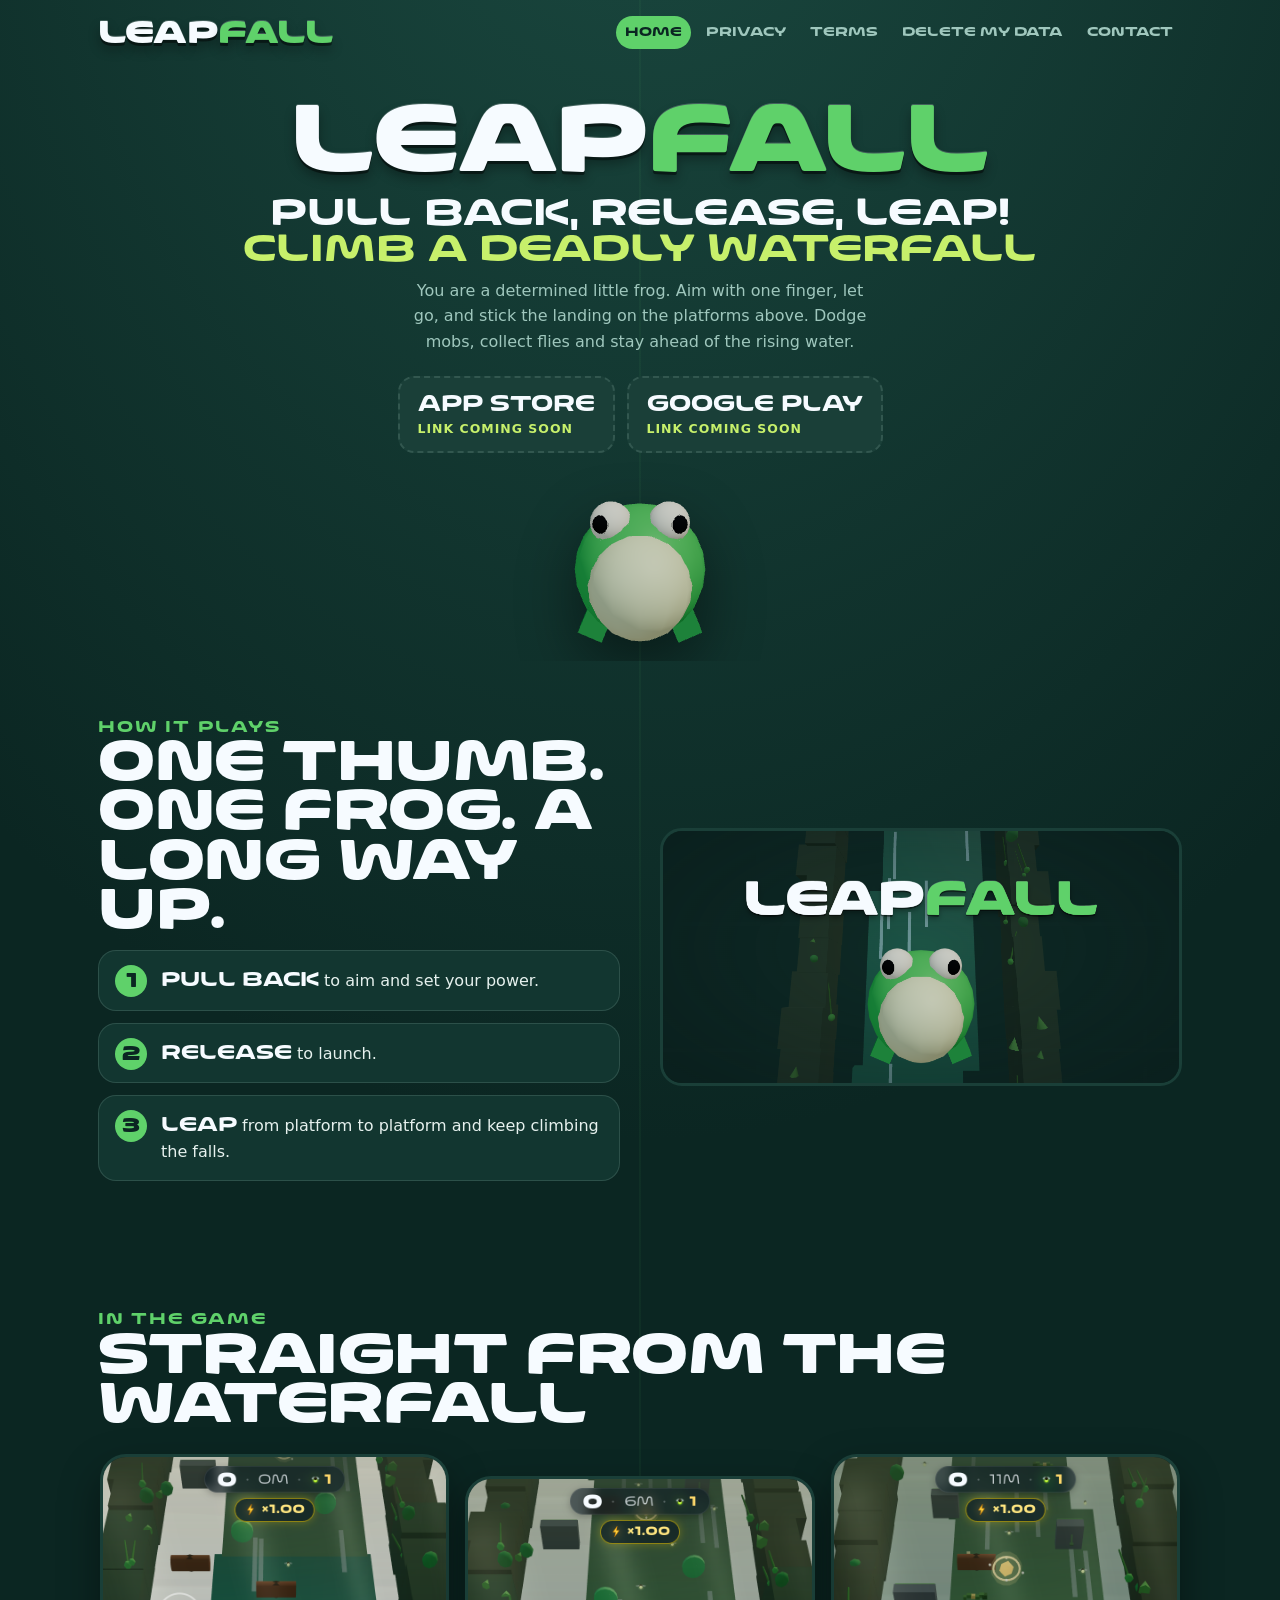
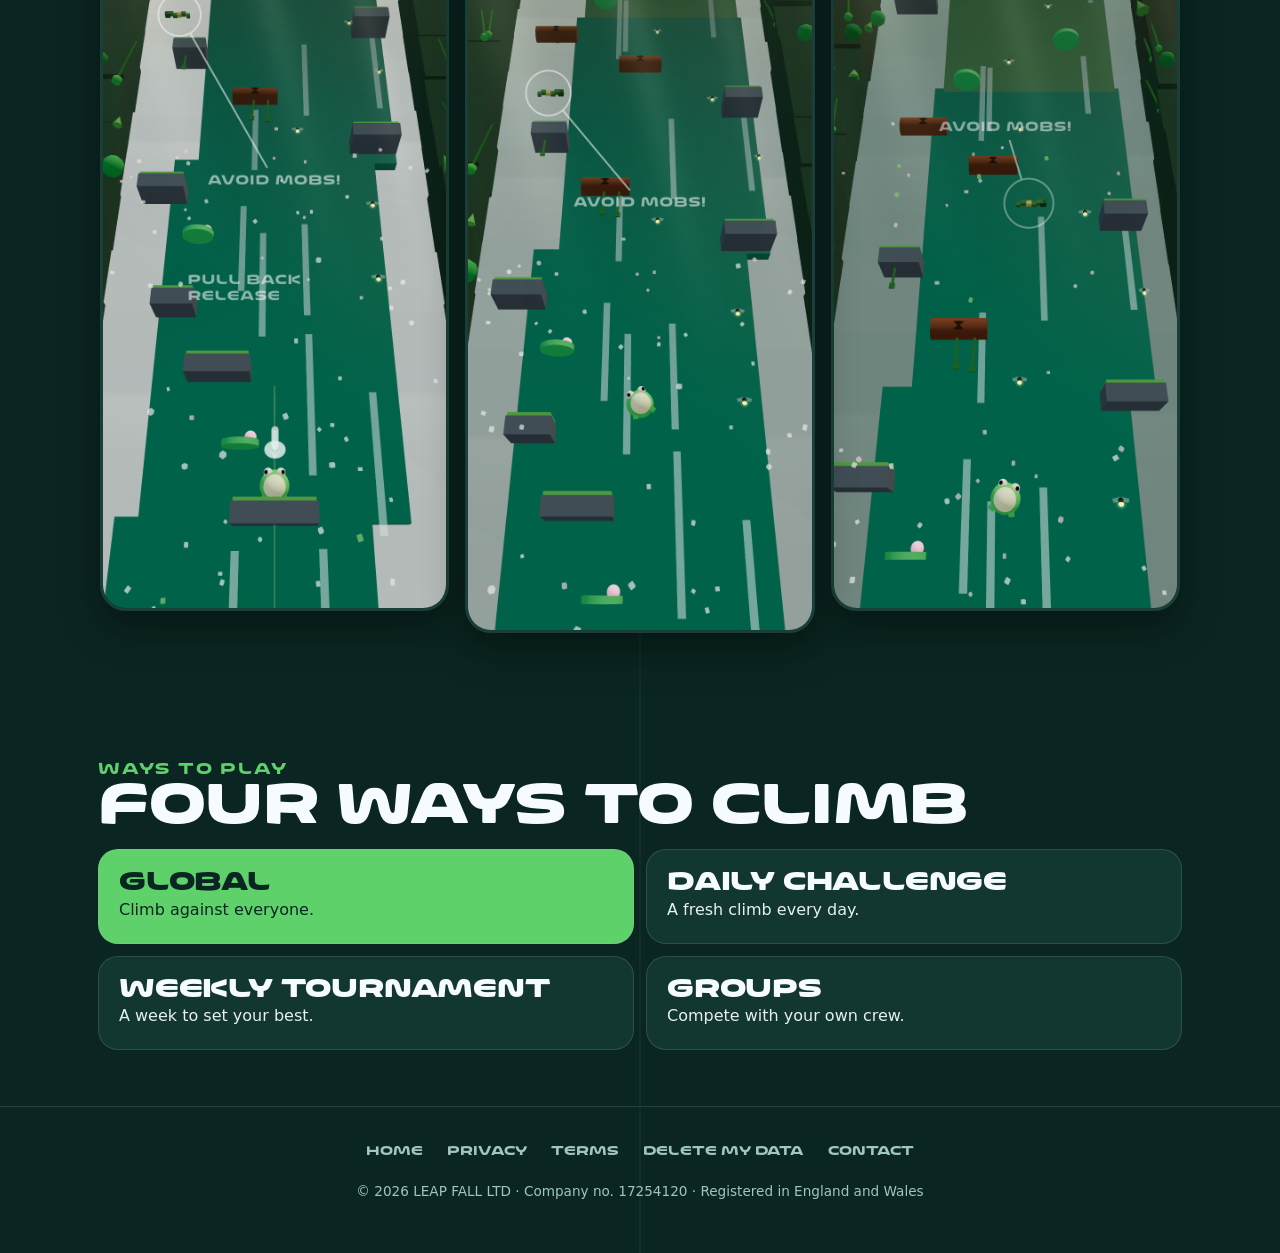
<file: index.html>
<!doctype html>
<html lang="en">
<head>
<meta charset="utf-8">
<meta name="viewport" content="width=device-width, initial-scale=1">
<title>Leapfall – Pull back, release, leap! Climb a deadly waterfall</title>
<meta name="description" content="Leapfall is a fast mobile game: pull back, release and leap a little frog up a deadly waterfall. Play Global, Daily Challenge, Weekly Tournament and Groups.">
<link rel="canonical" href="https://leapfall.com/">
<meta name="theme-color" content="#0b2622">
<link rel="icon" href="assets/icon-512.png">
<link rel="apple-touch-icon" href="assets/icon-512.png">
<meta property="og:type" content="website">
<meta property="og:site_name" content="Leapfall">
<meta property="og:title" content="Leapfall – Climb a deadly waterfall">
<meta property="og:description" content="Pull back, release, leap! Climb a deadly waterfall.">
<meta property="og:url" content="https://leapfall.com/">
<meta property="og:image" content="https://leapfall.com/assets/feature-graphic.png">
<meta property="og:image:width" content="1024">
<meta property="og:image:height" content="500">
<meta property="og:image:alt" content="Leapfall logo above a green frog on a waterfall">
<meta name="twitter:card" content="summary_large_image">
<meta name="twitter:title" content="Leapfall – Climb a deadly waterfall">
<meta name="twitter:description" content="Pull back, release, leap! Climb a deadly waterfall.">
<meta name="twitter:image" content="https://leapfall.com/assets/feature-graphic.png">
<link rel="preload" href="assets/aicon-extra-bold.otf" as="font" type="font/otf" crossorigin>
<link rel="stylesheet" href="assets/site.css">
</head>
<body>
<a class="skip-link" href="#main">Skip to content</a>
<header class="site-header">
  <a class="brand wordmark" href="index.html" aria-label="Leapfall home">LEAP<span>FALL</span></a>
  <nav class="site-nav" aria-label="Main">
    <ul>
      <li><a href="index.html" aria-current="page">Home</a></li>
      <li><a href="privacy.html">Privacy</a></li>
      <li><a href="terms.html">Terms</a></li>
      <li><a href="delete-account.html">Delete my data</a></li>
      <li><a href="mailto:hello@leapfall.com">Contact</a></li>
    </ul>
  </nav>
</header>

<main id="main">
  <section class="hero">
    <h1 class="wordmark">LEAP<span>FALL</span></h1>
    <p class="tagline">Pull back, release, leap! <em>Climb a deadly waterfall</em></p>
    <p class="intro">You are a determined little frog. Aim with one finger, let go, and stick the landing on the platforms above. Dodge mobs, collect flies and stay ahead of the rising water.</p>
    <div class="stores" role="group" aria-label="Download (links coming soon)">
      <!-- Replace with real App Store link when live -->
      <button class="store" type="button" disabled aria-label="App Store: link coming soon"><b>App Store</b><small>Link coming soon</small></button>
      <!-- Replace with real Google Play link when live -->
      <button class="store" type="button" disabled aria-label="Google Play: link coming soon"><b>Google Play</b><small>Link coming soon</small></button>
    </div>
    <img class="hero-frog" src="assets/home-frog.png" alt="The Leapfall frog, crouched and ready to jump" width="168" height="178">
  </section>

  <section class="band split" aria-labelledby="how-h">
    <div>
      <p class="kicker">How it plays</p>
      <h2 id="how-h">One thumb. One frog. A long way up.</h2>
      <ol class="how">
        <li><strong>Pull back</strong> to aim and set your power.</li>
        <li><strong>Release</strong> to launch.</li>
        <li><strong>Leap</strong> from platform to platform and keep climbing the falls.</li>
      </ol>
    </div>
    <img class="feature" src="assets/feature-graphic.png" alt="Leapfall artwork: the frog at the foot of the waterfall" width="1024" height="500" loading="lazy">
  </section>

  <section class="band" aria-labelledby="shots-h">
    <p class="kicker">In the game</p>
    <h2 id="shots-h">Straight from the waterfall</h2>
    <ul class="shots">
      <li><img src="assets/gameplay-1.png" alt="A frog on its starting platform below the Misty Rainforest waterfall" width="780" height="1688" loading="lazy"></li>
      <li><img src="assets/gameplay-2.png" alt="The frog mid-leap between platforms, with a snake higher up the waterfall" width="780" height="1688" loading="lazy"></li>
      <li><img src="assets/gameplay-3.png" alt="Climbing past a snake towards flies and a Shield pickup" width="780" height="1688" loading="lazy"></li>
    </ul>
  </section>

  <section class="band" aria-labelledby="modes-h">
    <p class="kicker">Ways to play</p>
    <h2 id="modes-h">Four ways to climb</h2>
    <ul class="modes">
      <li><h3>Global</h3><p>Climb against everyone.</p></li>
      <li><h3>Daily Challenge</h3><p>A fresh climb every day.</p></li>
      <li><h3>Weekly Tournament</h3><p>A week to set your best.</p></li>
      <li><h3>Groups</h3><p>Compete with your own crew.</p></li>
    </ul>
  </section>
</main>

<footer class="site-footer">
  <nav class="site-nav" aria-label="Footer">
    <ul>
      <li><a href="index.html">Home</a></li>
      <li><a href="privacy.html">Privacy</a></li>
      <li><a href="terms.html">Terms</a></li>
      <li><a href="delete-account.html">Delete my data</a></li>
      <li><a href="mailto:hello@leapfall.com">Contact</a></li>
    </ul>
  </nav>
  <p>© 2026 LEAP FALL LTD · Company no. 17254120 · Registered in England and Wales</p>
</footer>
</body>
</html>
</file>
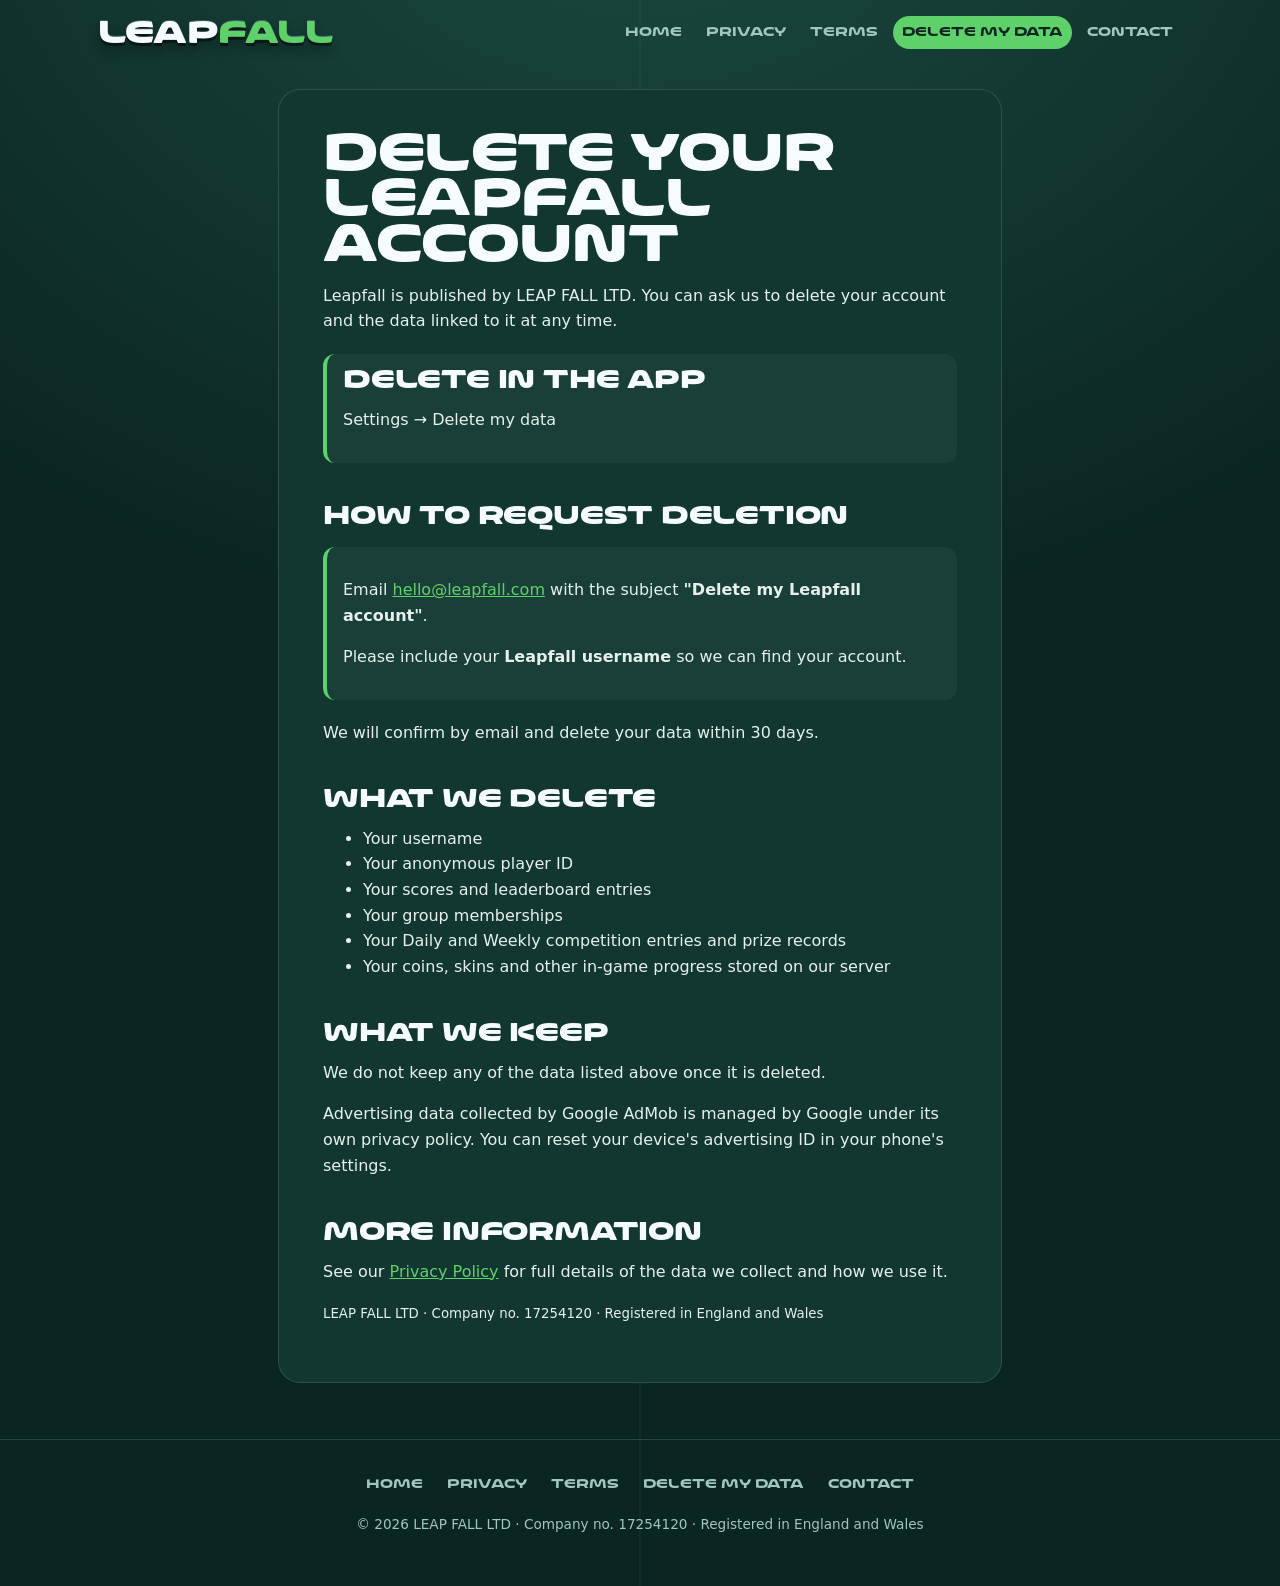
<file: delete-account.html>
<!doctype html>
<html lang="en">
<head>
<meta charset="utf-8">
<meta name="viewport" content="width=device-width, initial-scale=1">
<title>Delete Your Leapfall Account</title>
<meta name="description" content="Delete your Leapfall data in Settings, or request deletion from LEAP FALL LTD by email.">
<link rel="canonical" href="https://leapfall.com/delete-account.html">
<meta name="theme-color" content="#0b2622">
<link rel="icon" href="assets/icon-512.png">
<meta property="og:type" content="website">
<meta property="og:site_name" content="Leapfall">
<meta property="og:title" content="Delete Your Leapfall Account">
<meta property="og:description" content="Delete your Leapfall data in Settings, or request deletion from LEAP FALL LTD by email.">
<meta property="og:url" content="https://leapfall.com/delete-account.html">
<meta property="og:image" content="https://leapfall.com/assets/feature-graphic.png">
<meta property="og:image:width" content="1024">
<meta property="og:image:height" content="500">
<meta property="og:image:alt" content="Leapfall logo above the frog and waterfall">
<meta name="twitter:card" content="summary_large_image">
<meta name="twitter:title" content="Delete Your Leapfall Account">
<meta name="twitter:description" content="Delete your Leapfall data in Settings, or request deletion from LEAP FALL LTD by email.">
<meta name="twitter:image" content="https://leapfall.com/assets/feature-graphic.png">
<link rel="stylesheet" href="assets/site.css">
</head>
<body>
<a class="skip-link" href="#main">Skip to content</a>
<header class="site-header">
  <a class="brand wordmark" href="index.html" aria-label="Leapfall home">LEAP<span>FALL</span></a>
  <nav class="site-nav" aria-label="Main"><ul>
    <li><a href="index.html">Home</a></li>
    <li><a href="privacy.html">Privacy</a></li>
    <li><a href="terms.html">Terms</a></li>
    <li><a href="delete-account.html" aria-current="page">Delete my data</a></li>
    <li><a href="mailto:hello@leapfall.com">Contact</a></li>
  </ul></nav>
</header>
<main id="main" class="legal-main"><article class="legal-content">
    <h1>Delete your Leapfall account</h1>
    <p>Leapfall is published by LEAP FALL LTD. You can ask us to delete your account and the data linked to it at any time.</p>

    <aside class="box" aria-label="In-app deletion">
      <h2>Delete in the app</h2>
      <p>Settings → Delete my data</p>
    </aside>

    <h2>How to request deletion</h2>
    <div class="box">
      <p>Email <a href="mailto:hello@leapfall.com?subject=Delete%20my%20Leapfall%20account">hello@leapfall.com</a> with the subject <strong>"Delete my Leapfall account"</strong>.</p>
      <p>Please include your <strong>Leapfall username</strong> so we can find your account.</p>
    </div>
    <p>We will confirm by email and delete your data within 30 days.</p>

    <h2>What we delete</h2>
    <ul>
      <li>Your username</li>
      <li>Your anonymous player ID</li>
      <li>Your scores and leaderboard entries</li>
      <li>Your group memberships</li>
      <li>Your Daily and Weekly competition entries and prize records</li>
      <li>Your coins, skins and other in-game progress stored on our server</li>
    </ul>

    <h2>What we keep</h2>
    <p>We do not keep any of the data listed above once it is deleted.</p>
    <p>Advertising data collected by Google AdMob is managed by Google under its own privacy policy. You can reset your device's advertising ID in your phone's settings.</p>

    <h2>More information</h2>
    <p>See our <a href="privacy.html">Privacy Policy</a> for full details of the data we collect and how we use it.</p>

    <p><small>LEAP FALL LTD · Company no. 17254120 · Registered in England and Wales</small></p>
</article></main>
<footer class="site-footer">
  <nav class="site-nav" aria-label="Footer"><ul>
    <li><a href="index.html">Home</a></li>
    <li><a href="privacy.html">Privacy</a></li>
    <li><a href="terms.html">Terms</a></li>
    <li><a href="delete-account.html">Delete my data</a></li>
    <li><a href="mailto:hello@leapfall.com">Contact</a></li>
  </ul></nav>
  <p>© 2026 LEAP FALL LTD · Company no. 17254120 · Registered in England and Wales</p>
</footer>
</body>
</html>
</file>
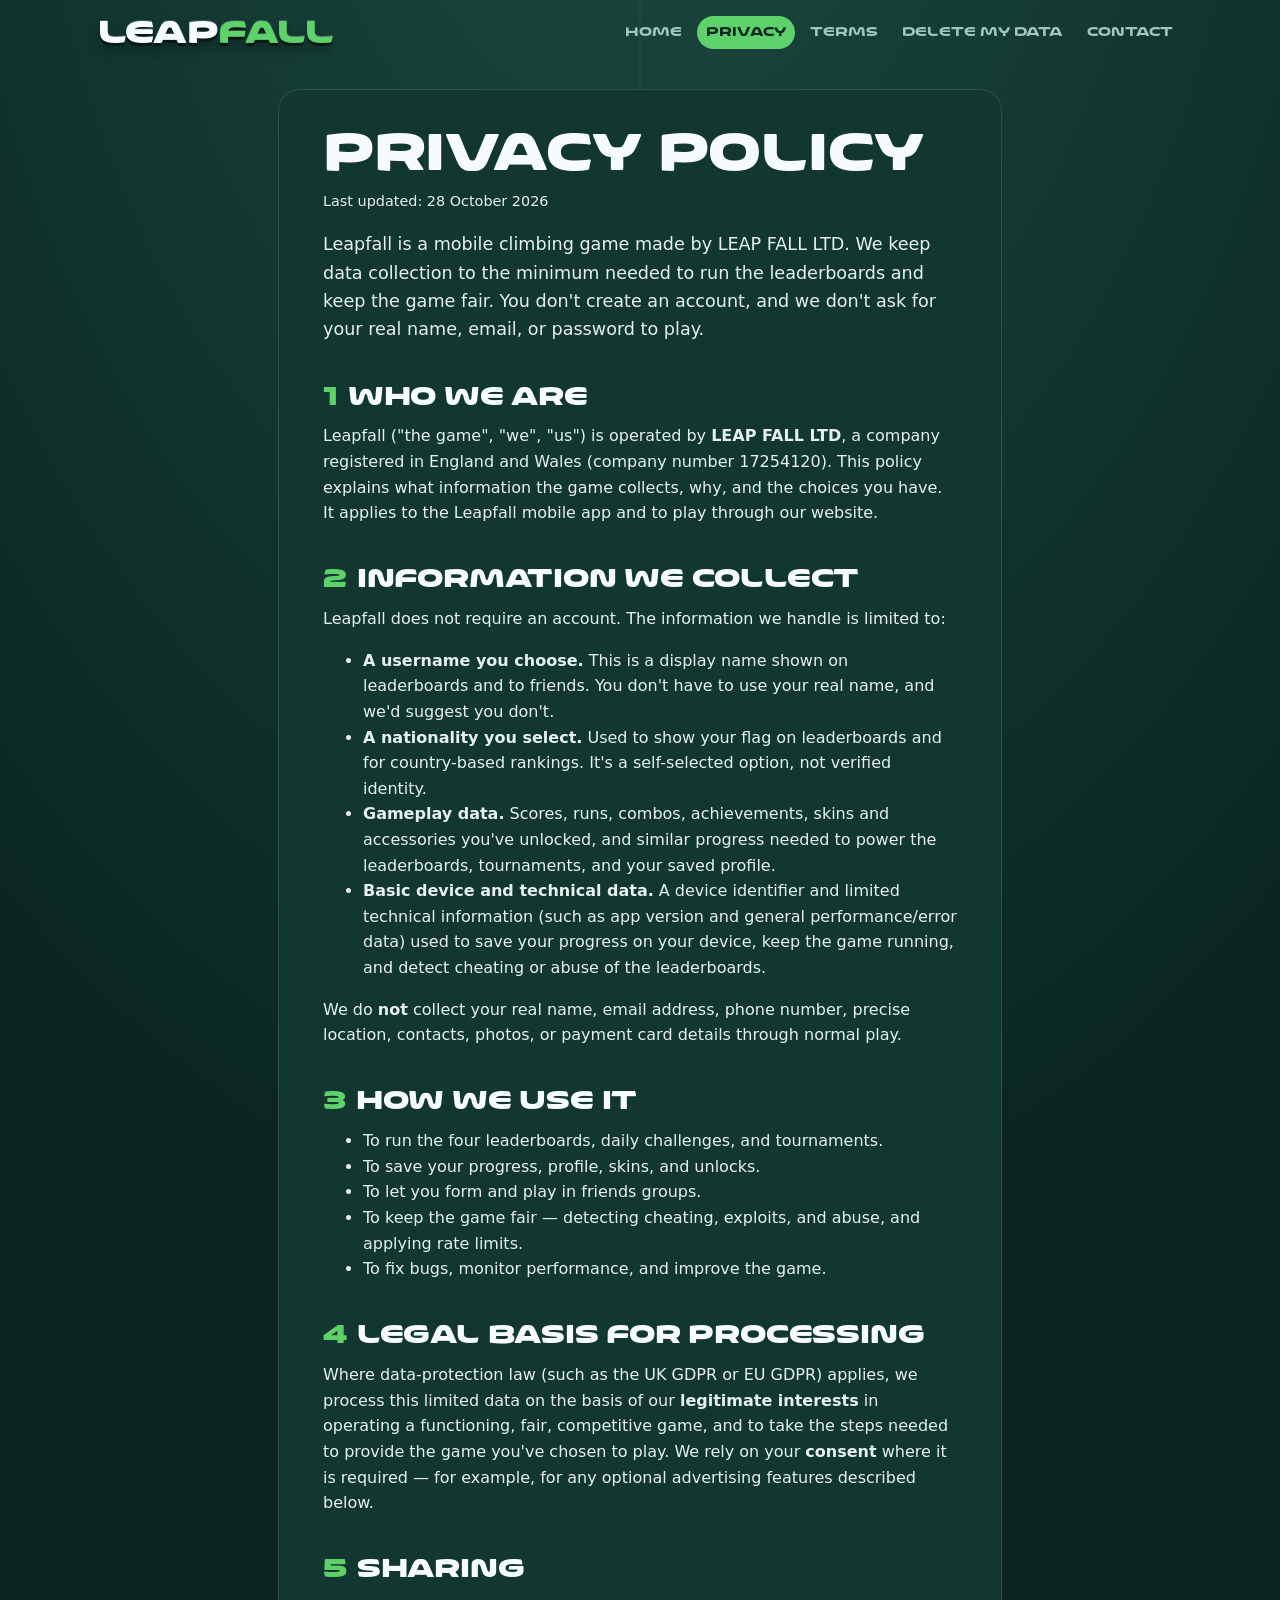
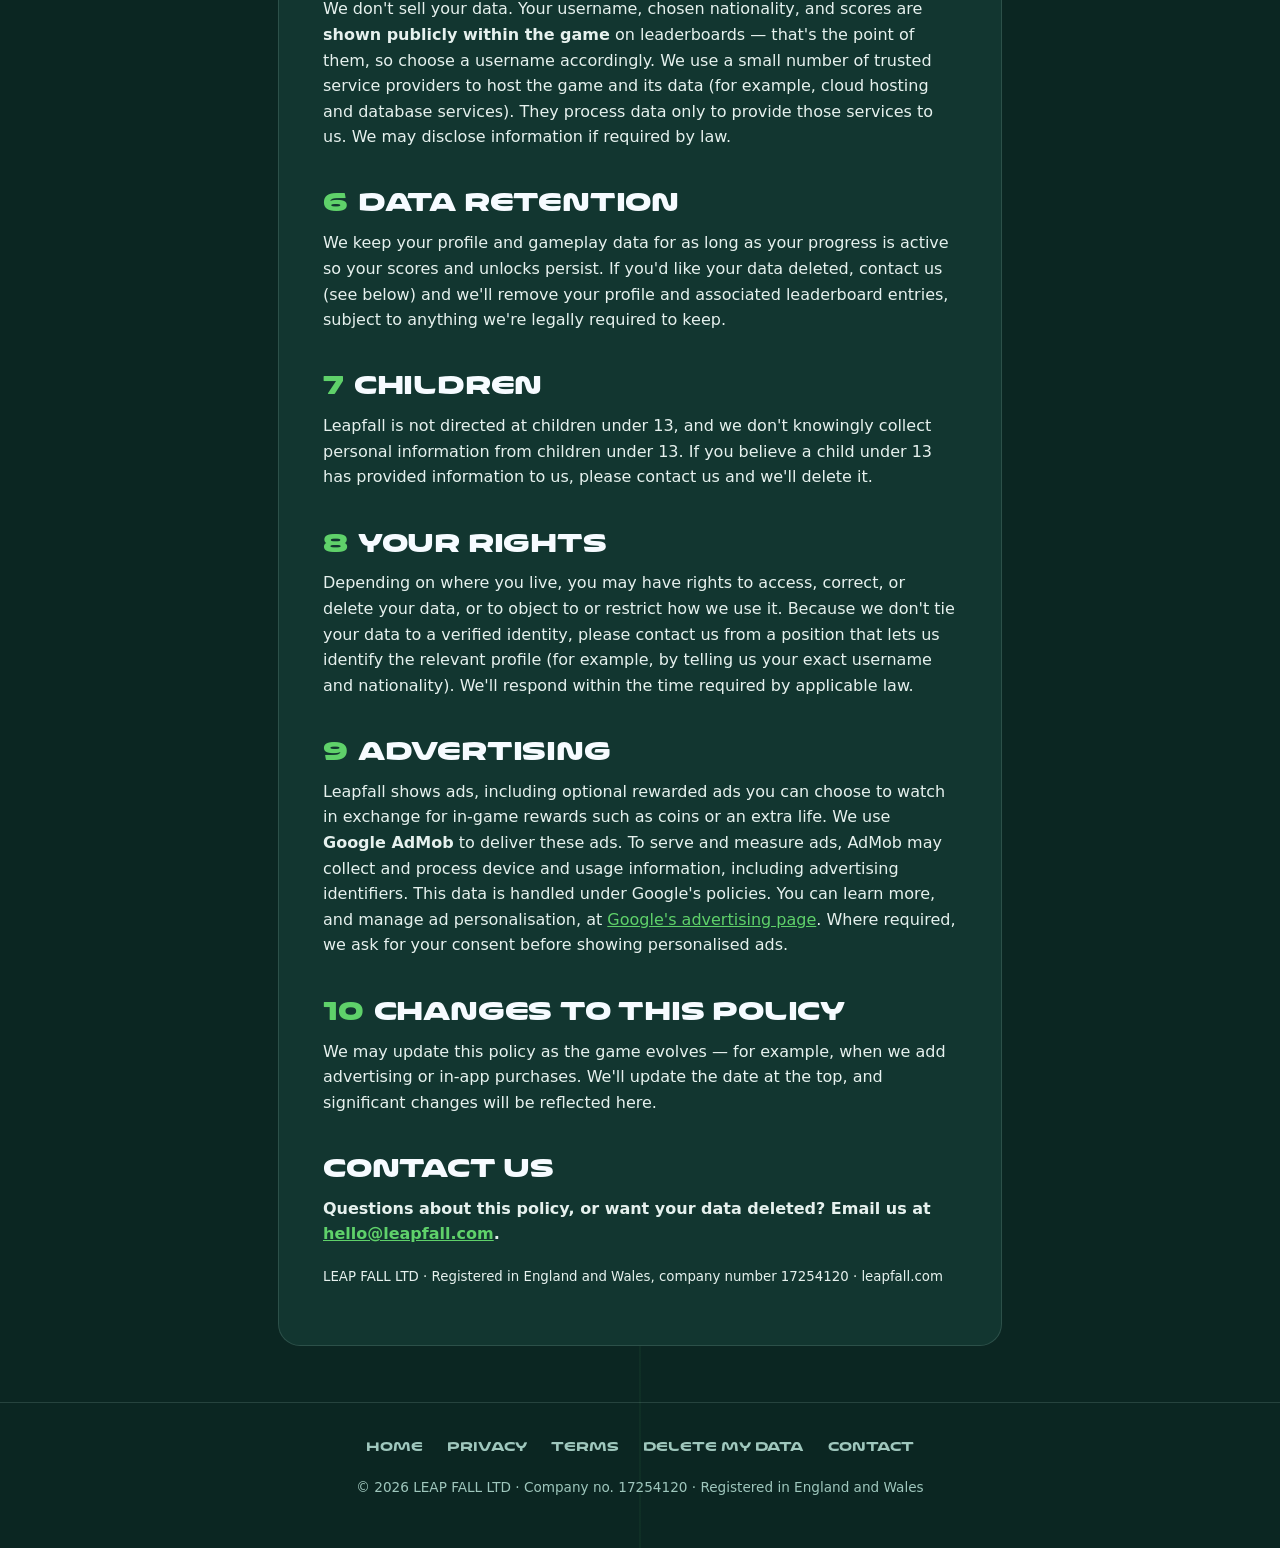
<file: privacy.html>
<!doctype html>
<html lang="en">
<head>
<meta charset="utf-8">
<meta name="viewport" content="width=device-width, initial-scale=1">
<title>Privacy Policy — Leapfall</title>
<meta name="description" content="How LEAP FALL LTD handles Leapfall player information, advertising and privacy rights.">
<link rel="canonical" href="https://leapfall.com/privacy.html">
<meta name="theme-color" content="#0b2622">
<link rel="icon" href="assets/icon-512.png">
<meta property="og:type" content="website">
<meta property="og:site_name" content="Leapfall">
<meta property="og:title" content="Privacy Policy — Leapfall">
<meta property="og:description" content="How LEAP FALL LTD handles Leapfall player information, advertising and privacy rights.">
<meta property="og:url" content="https://leapfall.com/privacy.html">
<meta property="og:image" content="https://leapfall.com/assets/feature-graphic.png">
<meta property="og:image:width" content="1024">
<meta property="og:image:height" content="500">
<meta property="og:image:alt" content="Leapfall logo above the frog and waterfall">
<meta name="twitter:card" content="summary_large_image">
<meta name="twitter:title" content="Privacy Policy — Leapfall">
<meta name="twitter:description" content="How LEAP FALL LTD handles Leapfall player information, advertising and privacy rights.">
<meta name="twitter:image" content="https://leapfall.com/assets/feature-graphic.png">
<link rel="stylesheet" href="assets/site.css">
</head>
<body>
<a class="skip-link" href="#main">Skip to content</a>
<header class="site-header">
  <a class="brand wordmark" href="index.html" aria-label="Leapfall home">LEAP<span>FALL</span></a>
  <nav class="site-nav" aria-label="Main"><ul>
    <li><a href="index.html">Home</a></li>
    <li><a href="privacy.html" aria-current="page">Privacy</a></li>
    <li><a href="terms.html">Terms</a></li>
    <li><a href="delete-account.html">Delete my data</a></li>
    <li><a href="mailto:hello@leapfall.com">Contact</a></li>
  </ul></nav>
</header>
<main id="main" class="legal-main"><article class="legal-content">
  <h1>Privacy Policy</h1>
  <p class="updated">Last updated: 28 October 2026</p>

  <p class="lead">
    Leapfall is a mobile climbing game made by LEAP FALL LTD. We keep data collection
    to the minimum needed to run the leaderboards and keep the game fair. You don't
    create an account, and we don't ask for your real name, email, or password to play.
  </p>

  <h2><span class="num">1</span>Who we are</h2>
  <p>
    Leapfall ("the game", "we", "us") is operated by <strong>LEAP FALL LTD</strong>,
    a company registered in England and Wales (company number 17254120). This policy
    explains what information the game collects, why, and the choices you have. It applies
    to the Leapfall mobile app and to play through our website.
  </p>

  <h2><span class="num">2</span>Information we collect</h2>
  <p>Leapfall does not require an account. The information we handle is limited to:</p>
  <ul>
    <li>
      <strong>A username you choose.</strong> This is a display name shown on leaderboards
      and to friends. You don't have to use your real name, and we'd suggest you don't.
    </li>
    <li>
      <strong>A nationality you select.</strong> Used to show your flag on leaderboards
      and for country-based rankings. It's a self-selected option, not verified identity.
    </li>
    <li>
      <strong>Gameplay data.</strong> Scores, runs, combos, achievements, skins and
      accessories you've unlocked, and similar progress needed to power the leaderboards,
      tournaments, and your saved profile.
    </li>
    <li>
      <strong>Basic device and technical data.</strong> A device identifier and limited
      technical information (such as app version and general performance/error data) used
      to save your progress on your device, keep the game running, and detect cheating or
      abuse of the leaderboards.
    </li>
  </ul>
  <p>
    We do <strong>not</strong> collect your real name, email address, phone number,
    precise location, contacts, photos, or payment card details through normal play.
  </p>

  <h2><span class="num">3</span>How we use it</h2>
  <ul>
    <li>To run the four leaderboards, daily challenges, and tournaments.</li>
    <li>To save your progress, profile, skins, and unlocks.</li>
    <li>To let you form and play in friends groups.</li>
    <li>To keep the game fair — detecting cheating, exploits, and abuse, and applying rate limits.</li>
    <li>To fix bugs, monitor performance, and improve the game.</li>
  </ul>

  <h2><span class="num">4</span>Legal basis for processing</h2>
  <p>
    Where data-protection law (such as the UK GDPR or EU GDPR) applies, we process this
    limited data on the basis of our <strong>legitimate interests</strong> in operating a
    functioning, fair, competitive game, and to take the steps needed to provide the game
    you've chosen to play. We rely on your <strong>consent</strong> where it is required —
    for example, for any optional advertising features described below.
  </p>

  <h2><span class="num">5</span>Sharing</h2>
  <p>
    We don't sell your data. Your username, chosen nationality, and scores are
    <strong>shown publicly within the game</strong> on leaderboards — that's the point of
    them, so choose a username accordingly. We use a small number of trusted service
    providers to host the game and its data (for example, cloud hosting and database
    services). They process data only to provide those services to us. We may disclose
    information if required by law.
  </p>

  <h2><span class="num">6</span>Data retention</h2>
  <p>
    We keep your profile and gameplay data for as long as your progress is active so your
    scores and unlocks persist. If you'd like your data deleted, contact us (see below) and
    we'll remove your profile and associated leaderboard entries, subject to anything we're
    legally required to keep.
  </p>

  <h2><span class="num">7</span>Children</h2>
  <p>
    Leapfall is not directed at children under 13, and we don't knowingly collect personal
    information from children under 13. If you believe a child under 13 has provided
    information to us, please contact us and we'll delete it.
  </p>

  <h2><span class="num">8</span>Your rights</h2>
  <p>
    Depending on where you live, you may have rights to access, correct, or delete your data,
    or to object to or restrict how we use it. Because we don't tie your data to a verified
    identity, please contact us from a position that lets us identify the relevant profile
    (for example, by telling us your exact username and nationality). We'll respond within the
    time required by applicable law.
  </p>

  <section>
    <h2><span class="num">9</span>Advertising</h2>
    <p>
      Leapfall shows ads, including optional rewarded ads you can choose to watch in
      exchange for in-game rewards such as coins or an extra life. We use
      <strong>Google AdMob</strong> to deliver these ads. To serve and measure ads, AdMob
      may collect and process device and usage information, including advertising
      identifiers. This data is handled under Google's policies. You can learn more, and
      manage ad personalisation, at
      <a href="https://policies.google.com/technologies/ads">Google's advertising page</a>.
      Where required, we ask for your consent before showing personalised ads.
    </p>
  </section>

  <section class="pending">
    <h2><span class="num">10</span>In-app purchases</h2>
    <p>
      Leapfall offers optional in-app purchases (for example, coin packs). Purchases are
      processed by the <strong>Apple App Store</strong> or <strong>Google Play</strong>,
      and we use <strong>RevenueCat</strong> to manage and validate them. We do not receive
      or store your full payment card details — those are handled by the app store. We do
      receive purchase records (such as which item was bought and a transaction identifier)
      to deliver what you bought and prevent fraud. See the
      <a href="https://www.revenuecat.com/privacy">RevenueCat privacy policy</a> for more.
    </p>
  </section>

  <h2><span class="num">10</span>Changes to this policy</h2>
  <p>
    We may update this policy as the game evolves — for example, when we add advertising or
    in-app purchases. We'll update the date at the top, and significant changes will be
    reflected here.
  </p>

  <div class="contact">
    <h2>Contact us</h2>
    <p>
      Questions about this policy, or want your data deleted? Email us at
      <a href="mailto:hello@leapfall.com">hello@leapfall.com</a>.
    </p>
  </div>
  <p><small>LEAP FALL LTD · Registered in England and Wales, company number 17254120 ·
    leapfall.com</small></p>
</article></main>
<footer class="site-footer">
  <nav class="site-nav" aria-label="Footer"><ul>
    <li><a href="index.html">Home</a></li>
    <li><a href="privacy.html">Privacy</a></li>
    <li><a href="terms.html">Terms</a></li>
    <li><a href="delete-account.html">Delete my data</a></li>
    <li><a href="mailto:hello@leapfall.com">Contact</a></li>
  </ul></nav>
  <p>© 2026 LEAP FALL LTD · Company no. 17254120 · Registered in England and Wales</p>
</footer>
</body>
</html>
</file>
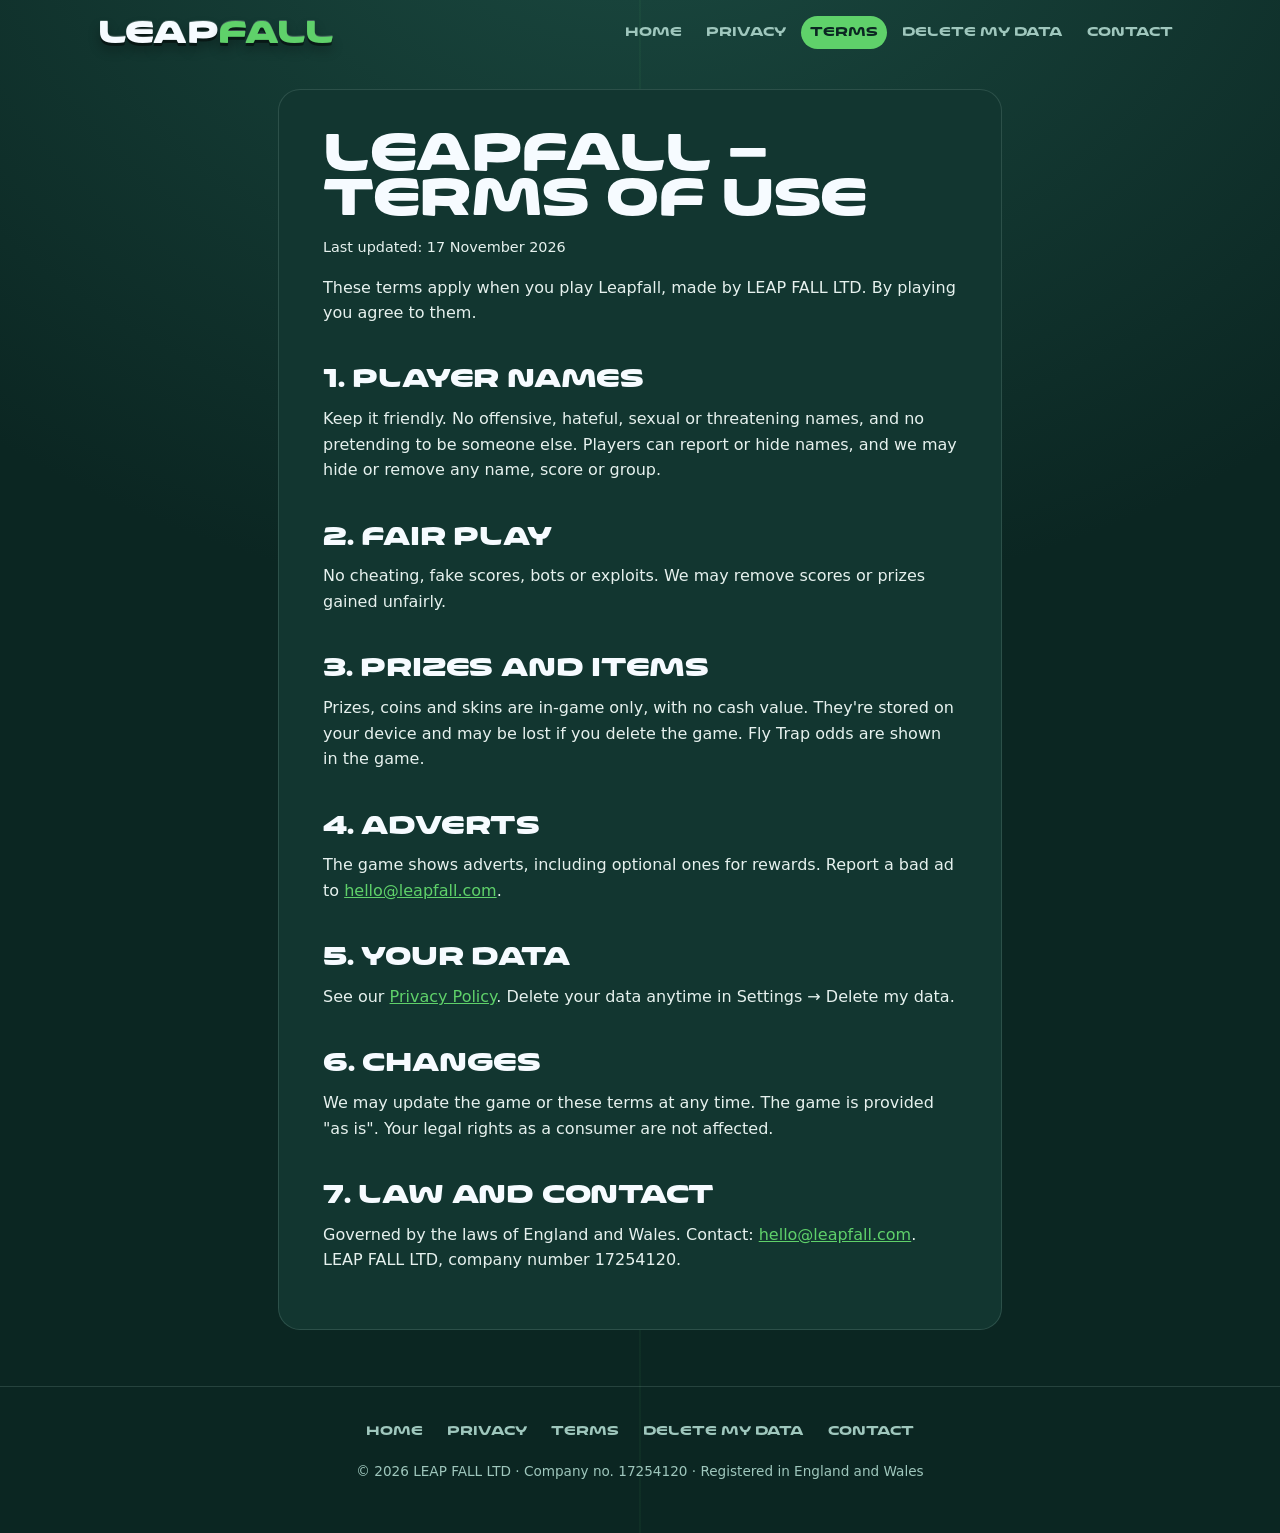
<file: terms.html>
<!doctype html>
<html lang="en">
<head>
<meta charset="utf-8">
<meta name="viewport" content="width=device-width, initial-scale=1">
<title>Leapfall – Terms of Use</title>
<meta name="description" content="Leapfall's terms of use: player names, fair play, in-game prizes, adverts and your data.">
<link rel="canonical" href="https://leapfall.com/terms.html">
<meta name="theme-color" content="#0b2622">
<link rel="icon" href="assets/icon-512.png">
<meta property="og:type" content="website">
<meta property="og:site_name" content="Leapfall">
<meta property="og:title" content="Leapfall – Terms of Use">
<meta property="og:description" content="Leapfall's terms of use: player names, fair play, in-game prizes, adverts and your data.">
<meta property="og:url" content="https://leapfall.com/terms.html">
<meta property="og:image" content="https://leapfall.com/assets/feature-graphic.png">
<meta property="og:image:width" content="1024">
<meta property="og:image:height" content="500">
<meta property="og:image:alt" content="Leapfall logo above the frog and waterfall">
<meta name="twitter:card" content="summary_large_image">
<meta name="twitter:title" content="Leapfall – Terms of Use">
<meta name="twitter:description" content="Leapfall's terms of use: player names, fair play, in-game prizes, adverts and your data.">
<meta name="twitter:image" content="https://leapfall.com/assets/feature-graphic.png">
<link rel="stylesheet" href="assets/site.css">
</head>
<body>
<a class="skip-link" href="#main">Skip to content</a>
<header class="site-header">
  <a class="brand wordmark" href="index.html" aria-label="Leapfall home">LEAP<span>FALL</span></a>
  <nav class="site-nav" aria-label="Main"><ul>
    <li><a href="index.html">Home</a></li>
    <li><a href="privacy.html">Privacy</a></li>
    <li><a href="terms.html" aria-current="page">Terms</a></li>
    <li><a href="delete-account.html">Delete my data</a></li>
    <li><a href="mailto:hello@leapfall.com">Contact</a></li>
  </ul></nav>
</header>
<main id="main" class="legal-main"><article class="legal-content">
<h1>Leapfall – Terms of Use</h1>
<p class="updated">Last updated: 17 November 2026</p>
<p>These terms apply when you play Leapfall, made by LEAP FALL LTD. By playing you agree to them.</p>
<h2>1. Player names</h2>
<p>Keep it friendly. No offensive, hateful, sexual or threatening names, and no pretending to be someone else. Players can report or hide names, and we may hide or remove any name, score or group.</p>
<h2>2. Fair play</h2>
<p>No cheating, fake scores, bots or exploits. We may remove scores or prizes gained unfairly.</p>
<h2>3. Prizes and items</h2>
<p>Prizes, coins and skins are in-game only, with no cash value. They're stored on your device and may be lost if you delete the game. Fly Trap odds are shown in the game.</p>
<h2>4. Adverts</h2>
<p>The game shows adverts, including optional ones for rewards. Report a bad ad to <a href="mailto:hello@leapfall.com">hello@leapfall.com</a>.</p>
<h2>5. Your data</h2>
<p>See our <a href="privacy.html">Privacy Policy</a>. Delete your data anytime in Settings → Delete my data.</p>
<h2>6. Changes</h2>
<p>We may update the game or these terms at any time. The game is provided "as is". Your legal rights as a consumer are not affected.</p>
<h2>7. Law and contact</h2>
<p>Governed by the laws of England and Wales. Contact: <a href="mailto:hello@leapfall.com">hello@leapfall.com</a>. LEAP FALL LTD, company number 17254120.</p>
</article></main>
<footer class="site-footer">
  <nav class="site-nav" aria-label="Footer"><ul>
    <li><a href="index.html">Home</a></li>
    <li><a href="privacy.html">Privacy</a></li>
    <li><a href="terms.html">Terms</a></li>
    <li><a href="delete-account.html">Delete my data</a></li>
    <li><a href="mailto:hello@leapfall.com">Contact</a></li>
  </ul></nav>
  <p>© 2026 LEAP FALL LTD · Company no. 17254120 · Registered in England and Wales</p>
</footer>
</body>
</html>
</file>
<file: assets/site.css>
@font-face{font-family:"Aicon";src:url("aicon-regular.ttf") format("truetype");font-weight:400;font-display:swap}
@font-face{font-family:"Aicon";src:url("aicon-bold.otf") format("opentype");font-weight:600 800;font-display:swap}
@font-face{font-family:"Aicon";src:url("aicon-extra-bold.otf") format("opentype"),url("aicon-bold.otf") format("opentype"),url("aicon-regular.ttf") format("truetype");font-weight:900;font-display:swap}
:root{--deep:#0b2622;--pool:#123630;--stone:#1a3f38;--mist:#9fc7bd;--white:#f6fbff;--green:#5fd16a;--lime:#c7f06b;--ink:#e6f1ee;--line:rgba(159,199,189,.18);--sys:system-ui,-apple-system,"Segoe UI",sans-serif}
*{box-sizing:border-box}
html{-webkit-text-size-adjust:100%}
body{margin:0;min-height:100dvh;background:var(--deep);color:var(--ink);font-family:var(--sys);line-height:1.6;overflow-x:hidden;
background-image:linear-gradient(90deg,transparent 0 calc(50% - 1px),rgba(95,209,106,.05) calc(50% - 1px) calc(50% + 1px),transparent 0),radial-gradient(ellipse 80% 50% at 50% -10%,#1b4a41,transparent)}
img{max-width:100%;height:auto;display:block}
a{color:var(--green)}
a:focus-visible,button:focus-visible{outline:3px solid var(--lime);outline-offset:3px;border-radius:6px}
.pending{display:none!important}
.skip-link{position:absolute;left:12px;top:-60px;background:var(--green);color:var(--deep);padding:10px 16px;border-radius:10px;font-weight:700;z-index:10}
.skip-link:focus{top:12px}
.wordmark{font-family:"Aicon",var(--sys);font-weight:900;letter-spacing:-.03em;line-height:1;color:var(--white);white-space:nowrap;text-decoration:none;
text-shadow:0 -1px 0 rgba(255,255,255,.2),0 3px 0 rgba(0,0,0,.45),0 7px 12px rgba(0,0,0,.32)}
.wordmark span{color:var(--green)}
.site-header{display:flex;flex-wrap:wrap;align-items:center;justify-content:space-between;gap:10px 20px;max-width:1120px;margin:0 auto;padding:16px 18px}
.brand.wordmark{font-size:1.6rem}
.site-nav ul{display:flex;flex-wrap:wrap;gap:4px 6px;list-style:none;margin:0;padding:0}
.site-nav a{display:inline-block;padding:8px 9px;border-radius:999px;color:var(--mist);text-decoration:none;font-family:"Aicon",var(--sys);font-weight:700;font-size:.65rem}
.site-nav a:hover,.site-nav a[aria-current=page]{color:var(--deep);background:var(--green)}
h1,h2,h3{font-family:"Aicon",var(--sys);font-weight:900;color:var(--white);line-height:1.1;letter-spacing:-.01em}
/* home */
.hero{position:relative;text-align:center;padding:24px 18px 0;max-width:1120px;margin:0 auto;overflow:hidden}
.hero .wordmark{font-size:clamp(1.6rem,8.5vw,4.75rem);margin:12px 0 0}
.tagline{font-family:"Aicon",var(--sys);font-weight:800;font-size:clamp(1.15rem,4.6vw,1.9rem);color:var(--white);margin:18px auto 10px;max-width:22ch;line-height:1.2}
.tagline em{font-style:normal;color:var(--lime)}
.hero p.intro{max-width:46ch;margin:0 auto;color:var(--mist)}
.hero-frog{width:168px;margin:30px auto 0;filter:drop-shadow(0 24px 30px rgba(0,0,0,.45));animation:bob 3.6s ease-in-out infinite}
@keyframes bob{50%{transform:translateY(-10px)}}
.stores{display:flex;flex-wrap:wrap;justify-content:center;gap:12px;margin:22px 0 8px}
.store{display:flex;flex-direction:column;align-items:flex-start;min-width:200px;padding:12px 18px;border-radius:16px;background:var(--stone);border:2px dashed var(--line);color:var(--white);text-align:left;font:inherit;opacity:1}
.store b{font-family:"Aicon",var(--sys);font-size:1.1rem}
.store small{color:var(--lime);font-weight:600;font-size:.78rem;text-transform:uppercase;letter-spacing:.08em}
section.band{max-width:1120px;margin:0 auto;padding:56px 18px}
.band h2{font-size:clamp(1.7rem,6vw,2.8rem);margin:0 0 10px}
.band .kicker{font-family:"Aicon",var(--sys);font-weight:700;color:var(--green);text-transform:uppercase;letter-spacing:.14em;font-size:.8rem;margin:0}
.shots{display:grid;grid-auto-flow:column;grid-auto-columns:min(70vw,260px);gap:16px;overflow-x:auto;scroll-snap-type:x mandatory;padding:16px 2px 36px;margin:0;list-style:none}
.shots li{scroll-snap-align:center}
.shots img{border-radius:26px;border:3px solid var(--stone);box-shadow:0 18px 40px rgba(0,0,0,.4);aspect-ratio:9/19.5;object-fit:cover;width:100%;background:var(--pool)}
.shots li:nth-child(2){transform:translateY(22px)}
.how{display:grid;gap:12px;counter-reset:s;padding:0;list-style:none}
.how li{background:var(--pool);border-radius:18px;padding:16px 18px 16px 62px;position:relative;border:1px solid var(--line)}
.how li::before{counter-increment:s;content:counter(s);position:absolute;left:16px;top:14px;width:32px;height:32px;border-radius:50%;background:var(--green);color:var(--deep);font:900 1rem/32px "Aicon",var(--sys);text-align:center}
.how strong{font-family:"Aicon",var(--sys);color:var(--white)}
.modes{display:grid;gap:12px;grid-template-columns:1fr;padding:0;list-style:none;margin:20px 0 0}
.modes li{padding:20px;border-radius:20px;background:var(--pool);border:1px solid var(--line)}
.modes li:first-child{background:var(--green);color:var(--deep)}
.modes li:first-child h3{color:var(--deep)}
.modes h3{margin:0 0 4px;font-size:clamp(1.1rem,5.2vw,1.3rem)}
.modes p{margin:0}
.feature{border-radius:22px;width:100%;border:3px solid var(--stone)}
/* legal */
.legal-main{max-width:760px;margin:0 auto;padding:24px 18px 56px}
.legal-content{background:var(--pool);border:1px solid var(--line);border-radius:22px;padding:24px 20px;overflow-wrap:anywhere}
.legal-content h1{font-size:clamp(1.8rem,7vw,2.6rem);margin:0 0 8px}
.legal-content h2{font-size:1.3rem;margin:2em 0 .4em}
.legal-content h3{font-size:1.05rem;margin:1.5em 0 .3em}
.legal-content .num{color:var(--green);margin-right:10px}
.legal-content .box h2{margin-top:0}
.legal-content p,.legal-content li{color:var(--ink)}
.lead{font-size:1.1rem;color:var(--white)}
.updated{color:var(--mist);font-size:.9rem}
.contact{font-weight:600}
.box{background:var(--stone);border-left:4px solid var(--green);border-radius:12px;padding:14px 16px;margin:20px 0}
.site-footer{border-top:1px solid var(--line);padding:28px 18px 36px;text-align:center;color:var(--mist);font-size:.85rem}
.site-footer .site-nav ul{justify-content:center;margin-bottom:12px}
@media(min-width:768px){
.modes{grid-template-columns:repeat(2,1fr)}
.split{display:grid;grid-template-columns:1fr 1fr;gap:40px;align-items:center}
.shots{grid-auto-flow:row;grid-template-columns:repeat(3,1fr);overflow:visible}
.legal-content{padding:40px 44px}}
@media(prefers-reduced-motion:reduce){*{animation:none!important;scroll-behavior:auto!important}}
</file>
